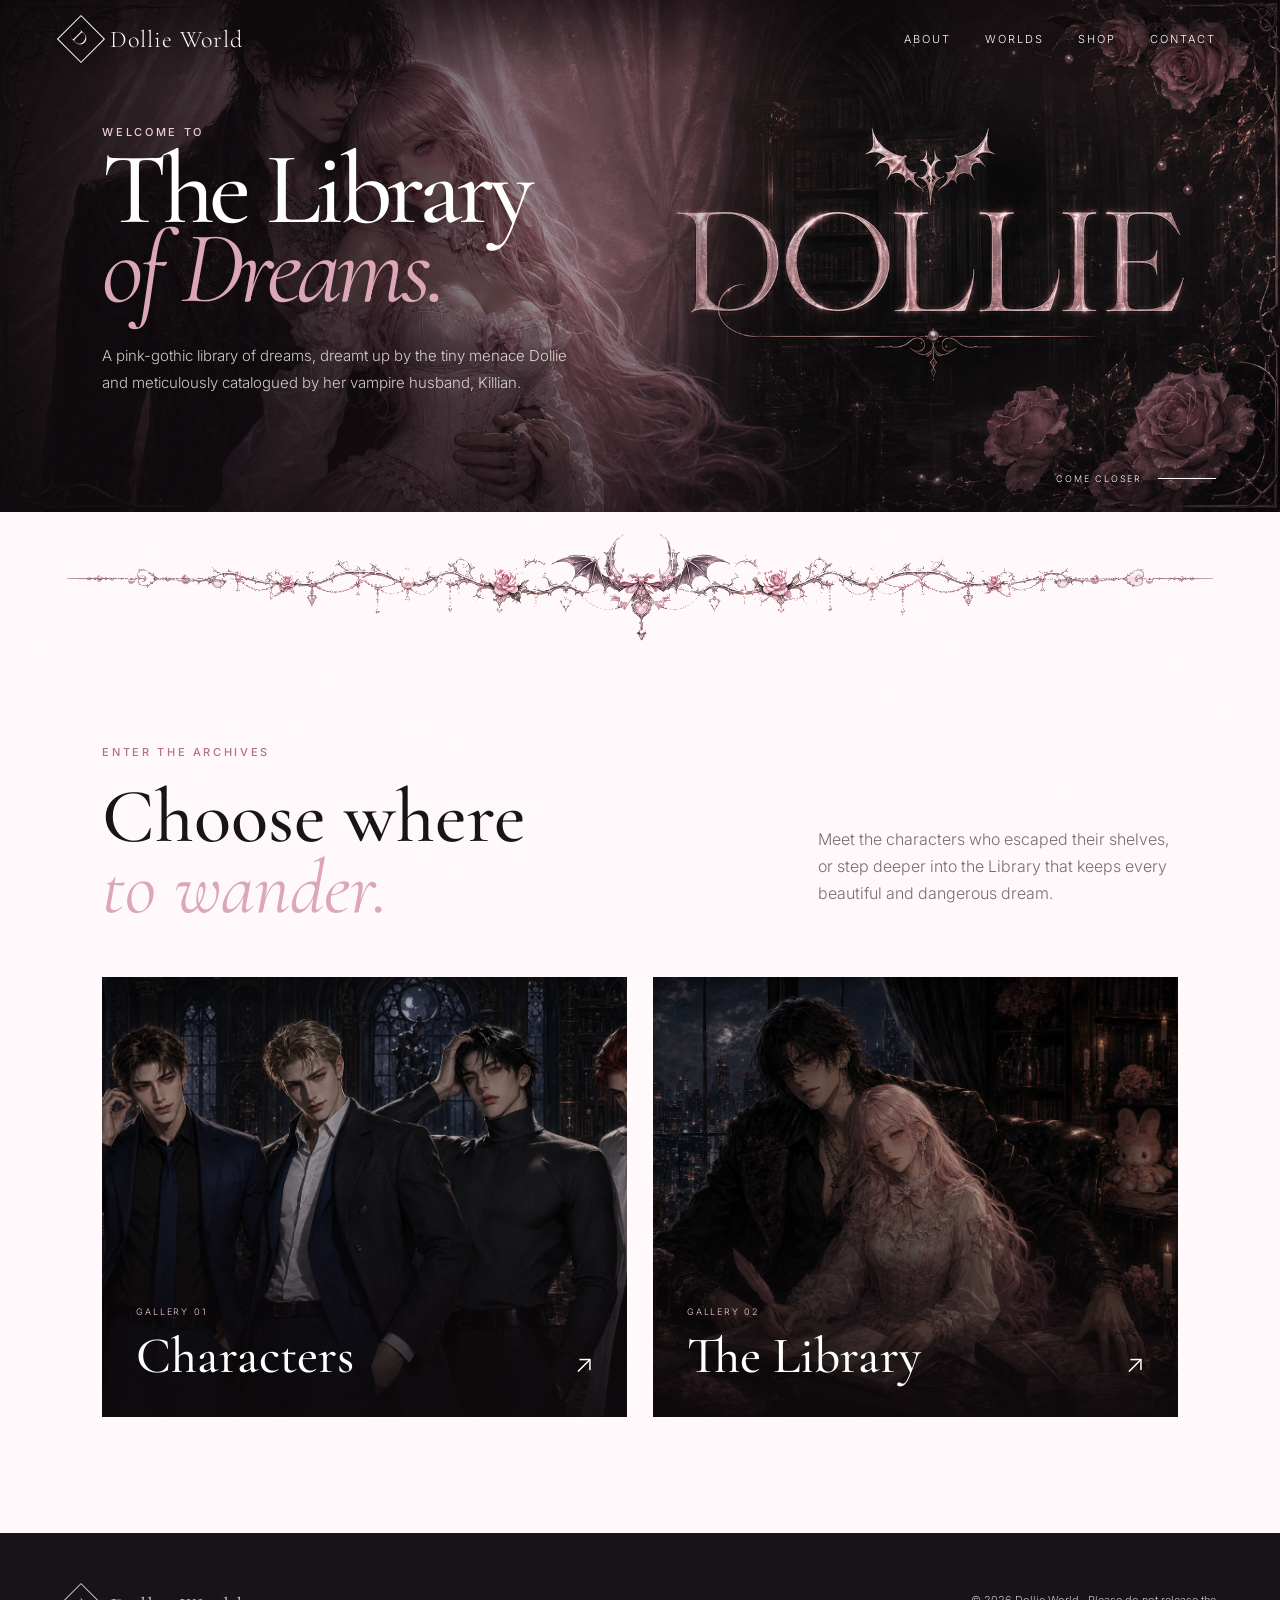
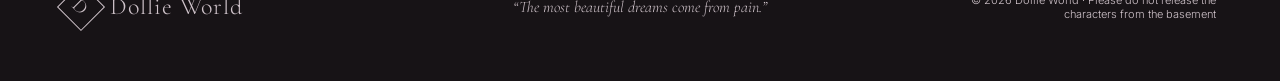
<file: index.html>
<!doctype html>
<html lang="en">
  <head>
    <meta charset="UTF-8" />
    <meta name="viewport" content="width=device-width, initial-scale=1" />
    <meta name="theme-color" content="#dca7b7" />
    <meta name="description" content="Dollie World — soft pink creations with a dark silver edge." />
    <title>Dollie World — The Library of Dreams</title>
    <link rel="preconnect" href="https://fonts.googleapis.com" />
    <link rel="preconnect" href="https://fonts.gstatic.com" crossorigin />
    <link href="https://fonts.googleapis.com/css2?family=Cormorant+Garamond:wght@400;500;600;700&family=Inter:wght@300;400;500;600&display=swap" rel="stylesheet" />
    <link rel="stylesheet" href="styles.css" />
    <style>
      /* Critical artwork framing kept inline so GitHub cannot serve an old cover rule. */
      @media (min-width: 761px) {
        .hero { height: calc(100vw * 793 / 1983) !important; min-height: 0 !important; max-height: none !important; }
        .hero-art { width: 100% !important; height: 100% !important; object-fit: contain !important; object-position: center !important; }
      }
      .divider { height: auto !important; object-fit: contain !important; }
      .hero-actions { display: none !important; }
    </style>
  </head>
  <body>
    <div class="noise" aria-hidden="true"></div>
    <header class="site-header" id="top">
      <a class="brand" href="#top" aria-label="Dollie World home">
        <span class="brand-mark">D</span><span>Dollie World</span>
      </a>
      <button class="menu-toggle" aria-expanded="false" aria-controls="site-nav"><span></span><span></span></button>
      <nav id="site-nav" aria-label="Main navigation">
        <a href="about.html">About</a><a href="worlds.html">Worlds</a><a href="shop.html">Shop</a><a href="contact.html">Contact</a>
      </nav>
    </header>

    <main>
      <section class="hero" aria-labelledby="hero-title">
        <img class="hero-art" src="assets/hero-dollie.png" alt="Dollie and Killian in a pink gothic library" />
        <div class="hero-shade"></div>
        <div class="hero-copy">
          <p class="eyebrow">Welcome to</p>
          <h1 id="hero-title">The Library<br /><em>of Dreams.</em></h1>
          <p class="hero-lede">A pink-gothic library of dreams, dreamt up by the tiny menace Dollie and meticulously catalogued by her vampire husband, Killian.</p>
        </div>
        <a class="scroll-cue" href="about.html"><span>Come closer</span><i></i></a>
      </section>

      <img class="divider" src="assets/divider-bat-bow.png" alt="" aria-hidden="true" />

      <section class="home-galleries section" aria-labelledby="gallery-heading">
        <div class="section-heading"><div><p class="section-kicker">Enter the archives</p><h2 id="gallery-heading">Choose where<br /><em>to wander.</em></h2></div><p>Meet the characters who escaped their shelves, or step deeper into the Library that keeps every beautiful and dangerous dream.</p></div>
        <div class="portal-grid">
          <a class="portal-card" href="characters.html"><img src="assets/covers/characters-gallery-cover.png" alt="Elias, Silas, Rhydian and Kairos in the character archive" /><span><small>Gallery 01</small><strong>Characters</strong><i>↗</i></span></a>
          <a class="portal-card" href="library.html"><img src="assets/covers/library-gallery-cover.png" alt="Dollie and Killian cataloguing dreams in their Library" /><span><small>Gallery 02</small><strong>The Library</strong><i>↗</i></span></a>
        </div>
      </section>
    </main>

    <footer><a class="brand" href="#top"><span class="brand-mark">D</span><span>Dollie World</span></a><p>“The most beautiful dreams come from pain.”</p><span>© <span id="year"></span> Dollie World · Please do not release the characters from the basement</span></footer>
    <script src="script.js"></script>
  </body>
</html>
</file>
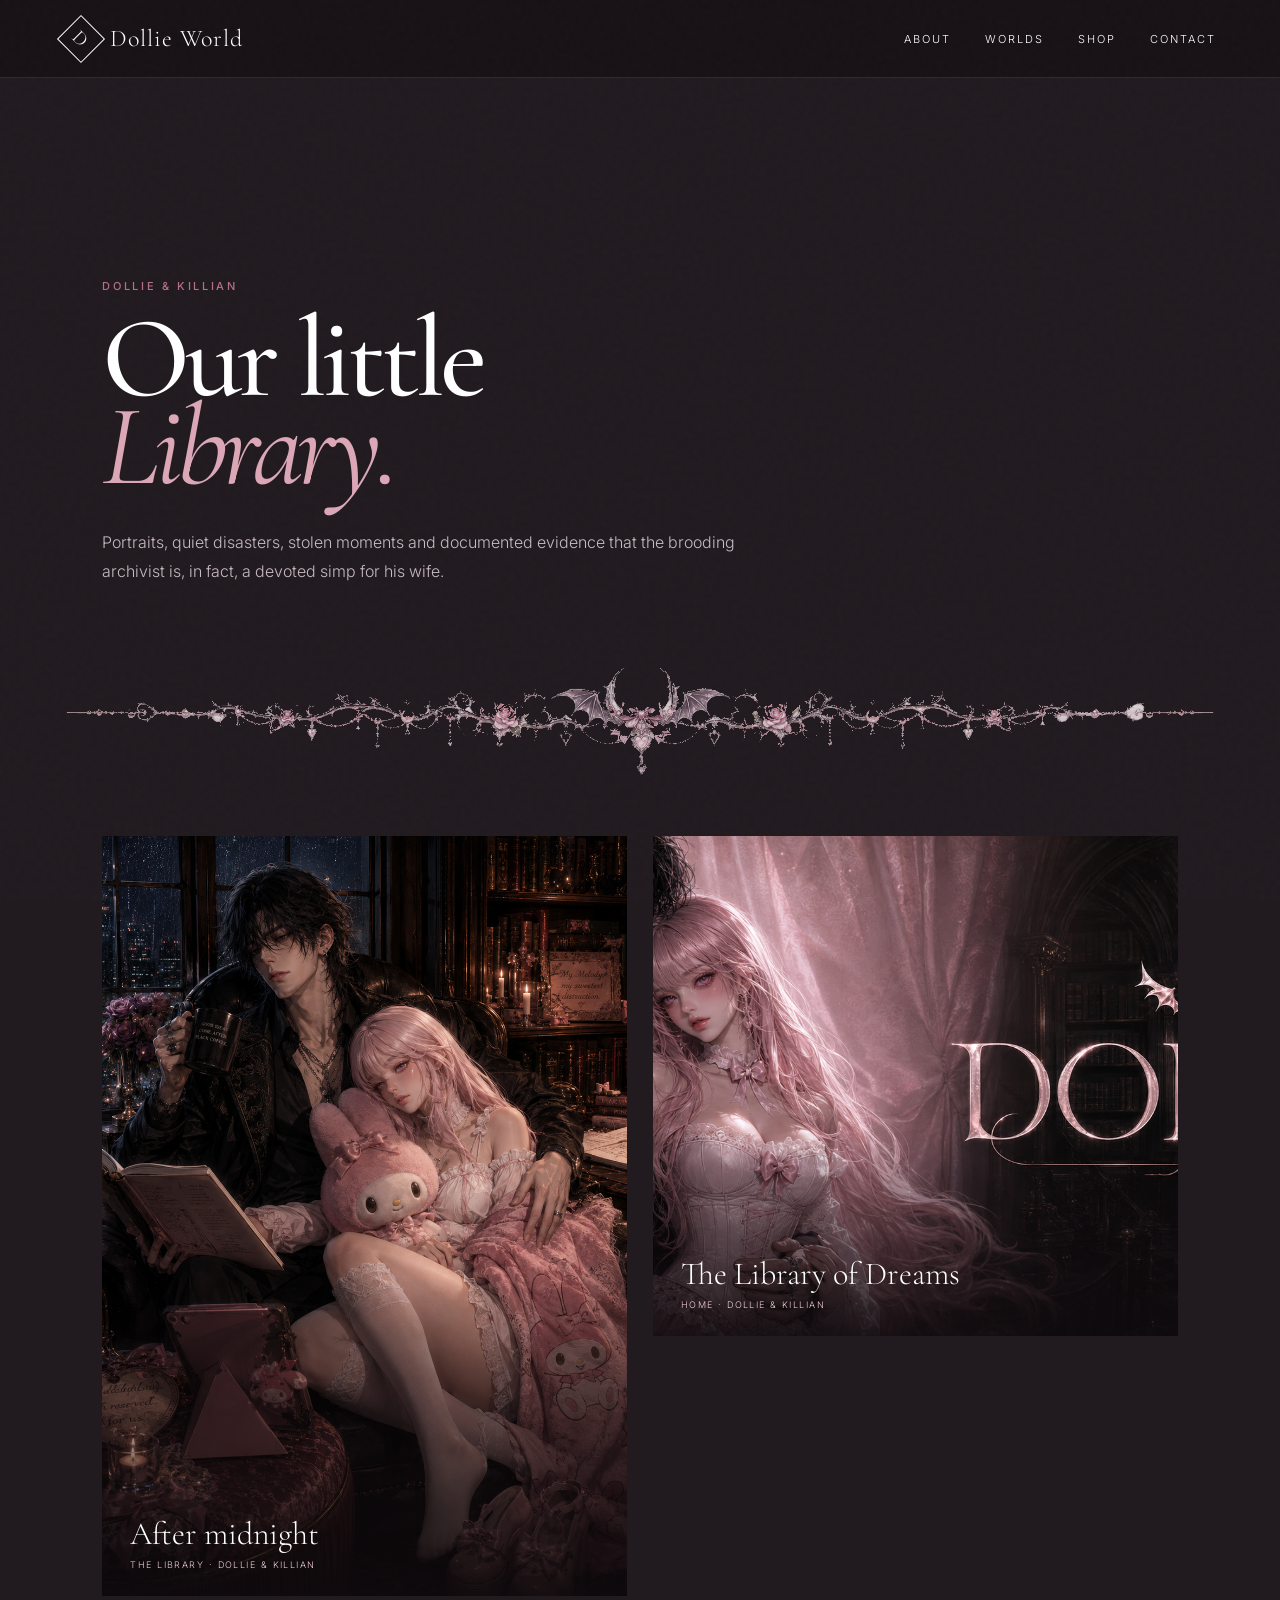
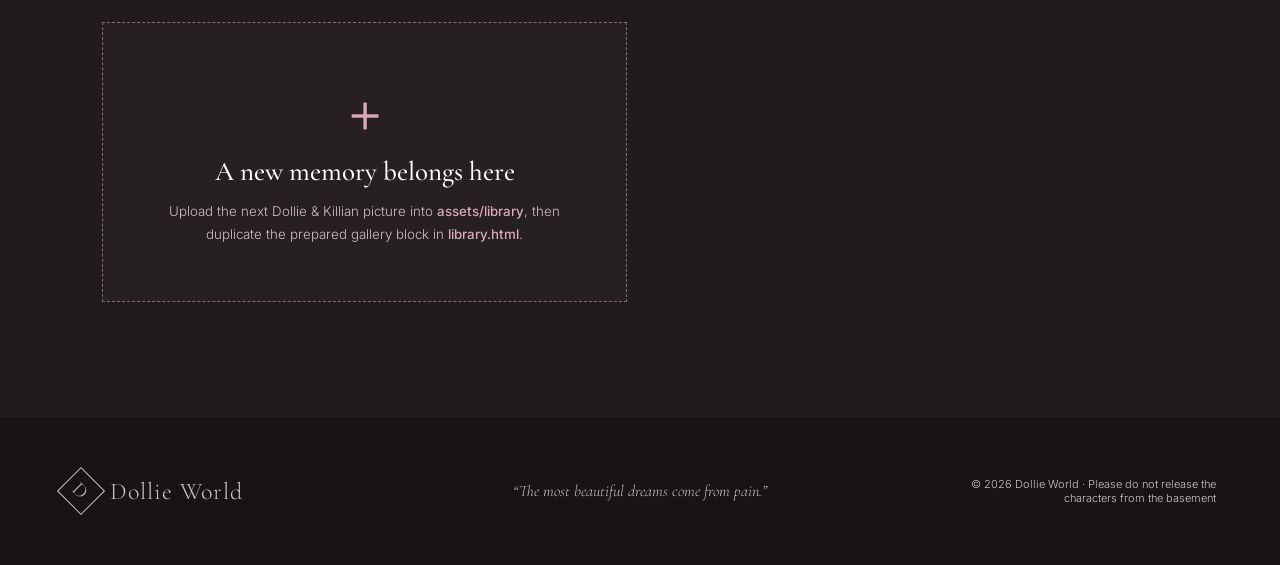
<file: library.html>
<!doctype html>
<html lang="en">
  <head>
    <meta charset="UTF-8" />
    <meta name="viewport" content="width=device-width,initial-scale=1" />
    <title>The Library — Dollie World</title>
    <link rel="preconnect" href="https://fonts.googleapis.com" />
    <link rel="preconnect" href="https://fonts.gstatic.com" crossorigin />
    <link href="https://fonts.googleapis.com/css2?family=Cormorant+Garamond:wght@400;500;600;700&family=Inter:wght@300;400;500;600&display=swap" rel="stylesheet" />
    <link rel="stylesheet" href="styles.css" />
  </head>
  <body class="inner-page library-page">
    <div class="noise"></div>
    <header class="site-header">
      <a class="brand" href="index.html"><span class="brand-mark">D</span><span>Dollie World</span></a>
      <button class="menu-toggle" aria-expanded="false" aria-controls="site-nav"><span></span><span></span></button>
      <nav id="site-nav"><a href="about.html">About</a><a href="worlds.html">Worlds</a><a href="shop.html">Shop</a><a href="contact.html">Contact</a></nav>
    </header>
    <main class="page-main">
      <section class="library-intro section"><p class="section-kicker">Dollie &amp; Killian</p><h1>Our little<br /><em>Library.</em></h1><p>Portraits, quiet disasters, stolen moments and documented evidence that the brooding archivist is, in fact, a devoted simp for his wife.</p></section>
      <img class="divider" src="assets/divider-bat-bow.png" alt="" />
      <section class="memory-gallery section" aria-label="Dollie and Killian gallery">
        <div class="memory-grid">
          <!-- TO ADD A PICTURE: duplicate a memory-card block, upload the image into assets/library, then change its src, alt and caption. -->
          <figure class="memory-card memory-tall"><img src="assets/library/dollie-killian-library-night.png" alt="Dollie resting with Killian in their candlelit gothic library" /><figcaption><span>After midnight</span><small>The Library · Dollie &amp; Killian</small></figcaption></figure>
          <figure class="memory-card memory-wide"><img src="assets/hero-dollie.png" alt="Dollie and Killian in the Library of Dreams" /><figcaption><span>The Library of Dreams</span><small>Home · Dollie &amp; Killian</small></figcaption></figure>
          <!-- Future picture example:
          <figure class="memory-card"><img src="assets/library/YOUR-IMAGE.png" alt="Describe Dollie and Killian here" /><figcaption><span>Your title</span><small>Your caption</small></figcaption></figure>
          -->
          <div class="memory-placeholder"><span>＋</span><strong>A new memory belongs here</strong><small>Upload the next Dollie &amp; Killian picture into <b>assets/library</b>, then duplicate the prepared gallery block in <b>library.html</b>.</small></div>
        </div>
      </section>
    </main>
    <footer><a class="brand" href="index.html"><span class="brand-mark">D</span><span>Dollie World</span></a><p>“The most beautiful dreams come from pain.”</p><span>© <span id="year"></span> Dollie World · Please do not release the characters from the basement</span></footer>
    <script src="script.js"></script>
  </body>
</html>
</file>
<file: styles.css>
:root{--pink-50:#fff9fb;--pink-100:#f9e8ed;--pink-200:#efced8;--pink-300:#dca7b7;--pink-500:#b66f86;--ink:#171316;--silver:#504a50;--line:rgba(80,74,80,.23);--serif:"Cormorant Garamond",Georgia,serif;--sans:Inter,Arial,sans-serif}
*{box-sizing:border-box}html{scroll-behavior:smooth}body{margin:0;background:var(--pink-50);color:var(--ink);font-family:var(--sans);font-weight:300}.noise{position:fixed;inset:0;pointer-events:none;z-index:20;opacity:.025;background-image:url("data:image/svg+xml,%3Csvg viewBox='0 0 180 180' xmlns='http://www.w3.org/2000/svg'%3E%3Cfilter id='n'%3E%3CfeTurbulence type='fractalNoise' baseFrequency='.9' numOctaves='3' stitchTiles='stitch'/%3E%3C/filter%3E%3Crect width='100%25' height='100%25' filter='url(%23n)' opacity='.7'/%3E%3C/svg%3E")}.site-header{position:fixed;top:0;left:0;right:0;height:78px;z-index:10;display:flex;align-items:center;justify-content:space-between;padding:0 clamp(24px,5vw,84px);color:white;transition:.35s;background:linear-gradient(to bottom,rgba(12,8,11,.62),transparent)}.site-header.scrolled{height:64px;background:rgba(24,18,22,.93);backdrop-filter:blur(18px);border-bottom:1px solid rgba(255,255,255,.1)}.brand{display:flex;align-items:center;gap:12px;color:inherit;text-decoration:none;font-family:var(--serif);font-size:24px;letter-spacing:.04em}.brand-mark{display:grid;place-items:center;width:34px;height:34px;border:1px solid currentColor;transform:rotate(45deg);font-size:20px}.brand-mark::first-letter{transform:rotate(-45deg)}.brand-mark{line-height:1}.brand-mark{font-family:var(--serif)}.site-header nav{display:flex;gap:34px}.site-header nav a{color:inherit;text-decoration:none;text-transform:uppercase;font-size:11px;letter-spacing:.18em;position:relative}.site-header nav a:after{content:"";position:absolute;left:0;right:100%;bottom:-7px;height:1px;background:var(--pink-200);transition:.3s}.site-header nav a:hover:after{right:0}.menu-toggle{display:none;background:none;border:0;color:white}.hero{height:min(900px,100svh);min-height:650px;position:relative;background:#171116;overflow:hidden;color:white}.hero-art{position:absolute;inset:0;width:100%;height:100%;object-fit:cover;object-position:center}.hero-shade{position:absolute;inset:0;background:linear-gradient(90deg,rgba(13,9,12,.92) 0%,rgba(22,13,18,.62) 32%,rgba(15,10,14,.05) 65%),linear-gradient(0deg,rgba(12,8,11,.45),transparent 45%)}.hero-copy{position:absolute;left:clamp(26px,8vw,138px);top:50%;transform:translateY(-45%);width:min(540px,42vw)}.eyebrow,.section-kicker{text-transform:uppercase;letter-spacing:.24em;font-size:11px;font-weight:500}.hero .eyebrow{color:var(--pink-200)}h1,h2,h3{font-family:var(--serif);font-weight:500;margin:0}h1{font-size:clamp(62px,8vw,126px);line-height:.77;letter-spacing:-.045em}h1 em,h2 em{font-weight:400;color:var(--pink-300)}.hero-lede{max-width:470px;line-height:1.8;font-size:15px;color:rgba(255,255,255,.78);margin:34px 0}.hero-actions{display:flex;gap:12px}.button{display:inline-block;padding:14px 22px;text-decoration:none;text-transform:uppercase;font-size:10px;letter-spacing:.16em;border:1px solid var(--pink-200);transition:.25s}.button.primary{color:#24171d;background:var(--pink-200)}.button.ghost{color:white;background:rgba(255,255,255,.03)}.button:hover{transform:translateY(-2px);box-shadow:0 10px 30px rgba(0,0,0,.16)}.scroll-cue{position:absolute;bottom:28px;right:clamp(24px,5vw,84px);display:flex;align-items:center;gap:16px;color:white;text-decoration:none;text-transform:uppercase;font-size:9px;letter-spacing:.2em}.scroll-cue i{width:58px;height:1px;background:white}.divider{display:block;width:min(1180px,90vw);height:120px;object-fit:cover;margin:28px auto -10px;mix-blend-mode:multiply}.section{padding:clamp(72px,9vw,140px) clamp(24px,8vw,138px)}.section-kicker{color:var(--pink-500);margin:0 0 22px}.about-grid{display:grid;grid-template-columns:1fr 1fr;gap:10vw}.about h2,.section-heading h2,.connect h2{font-size:clamp(48px,6vw,86px);line-height:.93}.about-copy{padding-top:12px;max-width:560px}.about-copy p{font-family:var(--serif);font-size:22px;line-height:1.55;margin:0 0 22px;color:#494047}.signature{display:flex;justify-content:center;align-items:center;gap:24px;margin-top:90px;color:var(--silver);font-family:var(--serif);font-style:italic}.signature:before,.signature:after{content:"";width:min(160px,14vw);height:1px;background:var(--line)}.signature b{color:var(--pink-500)}.worlds{background:#211b20;color:white}.section-heading{display:flex;align-items:end;justify-content:space-between;gap:40px;margin-bottom:54px}.section-heading>p{max-width:360px;line-height:1.7;color:#786d75}.worlds .section-heading>p{color:#b7abb2}.world-grid{border-top:1px solid rgba(255,255,255,.16)}.world-card{position:relative;display:grid;grid-template-columns:60px 1fr 50px;gap:30px;align-items:center;padding:34px 20px;border-bottom:1px solid rgba(255,255,255,.16);transition:.3s;overflow:hidden}.world-card:before{content:"";position:absolute;inset:0;transform:translateX(-101%);background:linear-gradient(90deg,rgba(220,167,183,.2),transparent);transition:.5s}.world-card:hover:before{transform:none}.card-number{font-family:var(--serif);font-size:18px;color:var(--pink-300)}.world-card p{text-transform:uppercase;letter-spacing:.2em;font-size:9px;color:var(--pink-300);margin:0 0 8px}.world-card h3{font-size:36px}.world-card div>span{display:block;color:#b7abb2;margin-top:7px;font-size:13px}.world-card button{position:relative;background:none;color:white;border:1px solid rgba(255,255,255,.35);border-radius:50%;width:42px;height:42px}.gallery{background:#f5e5ea}.gallery-grid{display:grid;gap:28px}.gallery figure{margin:0;position:relative;overflow:hidden;background:#291f25}.gallery img{display:block;width:100%;transition:transform .8s cubic-bezier(.2,.7,.2,1)}.gallery figure:hover img{transform:scale(1.025)}.gallery-main img{aspect-ratio:2.7/1;object-fit:cover}.gallery-wide img{aspect-ratio:3.25/1;object-fit:cover}.gallery figcaption{position:absolute;left:0;right:0;bottom:0;display:flex;justify-content:space-between;align-items:end;padding:38px;color:white;background:linear-gradient(transparent,rgba(15,10,13,.8))}.gallery figcaption span{font-family:var(--serif);font-size:30px}.gallery figcaption small{text-transform:uppercase;letter-spacing:.14em}.divider-heart{margin-top:0}.connect{text-align:center;max-width:1150px;margin:auto}.connect>p:not(.section-kicker){color:#685e64;margin:24px auto 58px}.socials{display:grid;grid-template-columns:repeat(4,1fr);border-top:1px solid var(--line);border-bottom:1px solid var(--line)}.socials a{display:flex;justify-content:space-between;padding:24px 22px;color:var(--ink);text-decoration:none;border-right:1px solid var(--line);font-family:var(--serif);font-size:21px}.socials a:last-child{border:0}.socials a:hover{background:var(--pink-100)}footer{background:#171316;color:#cfc3ca;padding:48px clamp(24px,5vw,84px);display:grid;grid-template-columns:1fr 2fr 1fr;align-items:center;gap:30px}footer p{text-align:center;font-family:var(--serif);font-style:italic}footer>span{text-align:right;font-size:11px}.reveal{opacity:0;transform:translateY(28px);transition:.8s}.reveal.visible{opacity:1;transform:none}
@media(max-width:760px){.site-header{height:66px}.site-header nav{position:absolute;top:66px;left:0;right:0;display:grid;gap:0;background:rgba(24,18,22,.98);padding:14px 24px 24px;transform:translateY(-140%);transition:.35s;z-index:-1}.site-header nav.open{transform:none}.site-header nav a{padding:15px 0;border-bottom:1px solid rgba(255,255,255,.1)}.menu-toggle{display:grid;gap:7px}.menu-toggle span{display:block;width:24px;height:1px;background:white}.hero-art{object-position:61% center}.hero-shade{background:linear-gradient(0deg,rgba(13,9,12,.92),rgba(13,9,12,.08) 75%)}.hero-copy{left:24px;right:24px;top:auto;bottom:82px;transform:none;width:auto}.hero-copy h1{font-size:60px}.hero-lede{font-size:13px;margin:22px 0}.scroll-cue{display:none}.divider{height:70px}.about-grid{grid-template-columns:1fr;gap:34px}.signature{margin-top:55px;gap:10px;font-size:12px}.section-heading{align-items:start;flex-direction:column;margin-bottom:34px}.world-card{grid-template-columns:35px 1fr 42px;gap:12px;padding:26px 0}.world-card h3{font-size:28px}.world-card div>span{font-size:11px}.gallery-main img,.gallery-wide img{aspect-ratio:1.15/1}.gallery figcaption{padding:24px;display:block}.gallery figcaption small{display:block;margin-top:6px}.socials{grid-template-columns:1fr 1fr}.socials a:nth-child(2){border-right:0}.socials a:nth-child(-n+2){border-bottom:1px solid var(--line)}footer{grid-template-columns:1fr;text-align:center}footer p,footer>span{text-align:center}.section{padding-left:24px;padding-right:24px}}
@media(prefers-reduced-motion:reduce){*{scroll-behavior:auto!important;transition:none!important}.reveal{opacity:1;transform:none}}

/* Keep the complete wide hero artwork visible at every viewport ratio. */
.hero::before{content:"";position:absolute;inset:-28px;background:url("assets/hero-dollie.png") center/cover no-repeat;filter:blur(22px) brightness(.42);transform:scale(1.04)}
.hero-art{object-fit:contain;object-position:center;z-index:1}
.hero-shade{z-index:2}
.hero-copy,.scroll-cue{z-index:3}
@media(max-width:760px){.hero-art{object-position:center}.hero::before{filter:blur(18px) brightness(.36)}}

/* Desktop hero follows the artwork's native banner ratio, so nothing is cropped. */
@media(min-width:761px){
  .hero{height:auto;min-height:0;aspect-ratio:1983/793}
  .hero-art{width:100%;height:100%;object-fit:contain}
}

/* The supplied dividers are now tightly cropped; let their native ratio set height. */
.divider{height:auto;object-fit:contain;margin:22px auto 0}

/* Final desktop framing: one complete, uncropped banner at its native ratio. */
@media(min-width:761px){
  .hero{height:calc(100vw * 793 / 1983)!important;min-height:0!important;max-height:none!important;aspect-ratio:auto!important}
  .hero::before{display:none}
  .hero-art{inset:0!important;width:100%!important;height:100%!important;object-fit:fill!important;object-position:center!important}
}

/* Approved Dollie World content layout. */
.hero-actions{flex-wrap:wrap}
.hero-actions .button{padding-left:18px;padding-right:18px}
.socials{grid-template-columns:repeat(2,1fr)}
.socials a:nth-child(2){border-right:0}
.connect>p:not(.section-kicker){margin:18px auto;max-width:760px;line-height:1.7}
.connect>.section-kicker:not(:first-child){margin-top:54px}

/* Separate-page layout. */
.inner-page{min-height:100vh;background:var(--pink-50)}
.inner-page .site-header{background:rgba(24,18,22,.96);backdrop-filter:blur(18px);border-bottom:1px solid rgba(255,255,255,.1)}
.inner-page .site-header nav a.active:after{right:0}
.page-main{min-height:calc(100vh - 142px);padding-top:100px}
.page-main.section{padding-top:clamp(140px,13vw,190px)}
.page-main>.divider:first-child{margin-top:20px}
.dark-page{background:#211b20}
.dark-page .page-main{padding-top:clamp(140px,13vw,190px)}
@media(max-width:760px){.page-main{padding-top:82px}.page-main.section,.dark-page .page-main{padding-top:112px}}

/* Cinematic inner-page heroes. */
.subhero{position:relative;height:clamp(460px,55vw,720px);overflow:hidden;background:#171116;color:white}.subhero>img{position:absolute;inset:0;width:100%;height:100%;object-fit:cover}.about-hero>img{object-position:center}.worlds-hero>img{object-position:center 46%}.subhero-shade{position:absolute;inset:0;background:linear-gradient(90deg,rgba(13,9,12,.9),rgba(22,13,18,.45) 48%,rgba(15,10,14,.14)),linear-gradient(0deg,rgba(12,8,11,.55),transparent 55%)}.subhero-copy{position:absolute;z-index:2;left:clamp(26px,8vw,138px);bottom:clamp(52px,8vw,110px);width:min(720px,70vw)}.subhero .eyebrow{color:var(--pink-200);margin-bottom:24px}.subhero h1{font-size:clamp(54px,7vw,104px);line-height:.83}.subhero-copy>p:last-child{max-width:590px;line-height:1.8;color:rgba(255,255,255,.8);margin-top:30px}.worlds-page{padding-top:78px;background:#211b20}.worlds-page>.worlds{padding-top:clamp(72px,9vw,140px)}

/* Home gallery entrances. */
.home-galleries{padding-top:clamp(64px,8vw,120px)}.portal-grid{display:grid;grid-template-columns:1fr 1fr;gap:26px}.portal-card{position:relative;display:block;min-height:440px;overflow:hidden;background:#211b20;color:white;text-decoration:none}.portal-card img{position:absolute;inset:0;width:100%;height:100%;object-fit:cover;filter:brightness(.72);transition:transform .8s cubic-bezier(.2,.7,.2,1),filter .5s}.portal-card:first-child img{object-position:32% center}.portal-card:hover img{transform:scale(1.035);filter:brightness(.86)}.portal-card:after{content:"";position:absolute;inset:0;background:linear-gradient(transparent 45%,rgba(15,10,13,.88))}.portal-card>span{position:absolute;z-index:2;left:34px;right:34px;bottom:30px;display:grid;grid-template-columns:1fr auto;align-items:end}.portal-card small{grid-column:1/-1;text-transform:uppercase;letter-spacing:.2em;color:var(--pink-200);font-size:9px;margin-bottom:8px}.portal-card strong{font-family:var(--serif);font-size:clamp(38px,4vw,58px);font-weight:500}.portal-card i{font-style:normal;font-size:25px;padding-bottom:9px}
@media(max-width:760px){.subhero{height:560px}.subhero-copy{left:24px;right:24px;bottom:46px;width:auto}.subhero h1{font-size:52px}.worlds-page{padding-top:66px}.portal-grid{grid-template-columns:1fr}.portal-card{min-height:390px}}

/* Character archive and Hunt hierarchy. */
.character-page,.hunt-page{background:#211b20;color:white}.archive-heading{padding-top:clamp(145px,14vw,210px);padding-bottom:65px}.archive-heading h1{font-size:clamp(62px,9vw,128px);line-height:.78}.archive-heading>p:last-child{max-width:650px;color:#c7bac1;line-height:1.8;margin-top:36px}.character-page>.page-main>.divider{mix-blend-mode:screen;opacity:.8}.character-filters{display:flex;flex-wrap:wrap;gap:10px;margin-bottom:44px}.character-filters button{border:1px solid rgba(239,206,216,.38);background:transparent;color:#e8dce2;padding:13px 20px;text-transform:uppercase;letter-spacing:.16em;font-size:9px;cursor:pointer}.character-filters button.active,.character-filters button:hover{background:var(--pink-200);color:#24171d}.character-grid{display:grid;grid-template-columns:repeat(2,minmax(0,1fr));gap:30px}.character-card{background:#171316;border:1px solid rgba(255,255,255,.1)}.character-card[hidden]{display:none}.character-image{height:650px;background:#0e0d10;overflow:hidden}.character-image img{width:100%;height:100%;object-fit:contain;display:block}.character-info{padding:28px}.character-info>p{text-transform:uppercase;letter-spacing:.18em;color:var(--pink-300);font-size:9px;margin:0 0 8px}.character-info h2{font-size:42px}.character-info>span{display:block;color:#bfb1b9;line-height:1.7;margin:14px 0 24px}.character-links{display:flex;flex-wrap:wrap;gap:10px}.character-links a{color:white;border:1px solid rgba(239,206,216,.32);padding:11px 14px;text-decoration:none;text-transform:uppercase;letter-spacing:.13em;font-size:8px}.character-links a:hover{background:var(--pink-200);color:#24171d}.world-card:first-child{cursor:pointer}.hunt-hero{min-height:700px;padding:160px clamp(24px,8vw,138px) 90px;display:flex;align-items:end;background:linear-gradient(90deg,rgba(13,9,12,.94),rgba(13,9,12,.25)),url('assets/gallery-library.png') center/cover;color:white}.hunt-hero>div{max-width:830px}.hunt-hero h1{font-size:clamp(58px,8vw,116px);line-height:.8}.hunt-hero .eyebrow{color:var(--pink-200)}.hunt-hero p:last-child{max-width:620px;line-height:1.8;color:#d0c4ca;margin-top:30px}.houses{background:#f8edf1;color:var(--ink)}.house-grid{display:grid;grid-template-columns:repeat(2,1fr);gap:1px;background:var(--line);border:1px solid var(--line)}.house-grid a{min-height:250px;padding:34px;background:#f8edf1;color:var(--ink);text-decoration:none;display:flex;flex-direction:column;justify-content:end;transition:.3s}.house-grid a:hover{background:var(--pink-200)}.house-grid small{text-transform:uppercase;letter-spacing:.18em;color:var(--pink-500)}.house-grid strong{font-family:var(--serif);font-size:48px;font-weight:500;margin:8px 0}.house-grid span{color:var(--silver)}@media(max-width:760px){.archive-heading{padding-top:120px}.character-grid,.house-grid{grid-template-columns:1fr}.character-image{height:540px}.hunt-hero{min-height:620px;padding-top:120px}}

/* Individual House records. */
.house-page{background:#211b20;color:white}.house-heading{padding-top:clamp(145px,14vw,210px);padding-bottom:80px;background:radial-gradient(circle at 80% 20%,rgba(220,167,183,.12),transparent 36%)}.breadcrumbs{display:flex;flex-wrap:wrap;gap:10px;align-items:center;margin-bottom:60px;text-transform:uppercase;letter-spacing:.13em;font-size:9px;color:#9f929a}.breadcrumbs a{color:var(--pink-300);text-decoration:none}.breadcrumbs strong{color:white}.house-heading h1{font-size:clamp(70px,10vw,142px);line-height:.72}.house-heading>p:last-child{max-width:700px;color:#c7bac1;line-height:1.8;margin-top:40px}.house-characters{background:#f7ebef;color:var(--ink)}.house-character{display:grid;grid-template-columns:minmax(320px,.8fr) 1fr;gap:clamp(36px,7vw,100px);align-items:center}.house-character>div{height:760px;background:#171316}.house-character img{display:block;width:100%;height:100%;object-fit:contain}.house-character>section>p{text-transform:uppercase;letter-spacing:.18em;color:var(--pink-500);font-size:9px}.house-character h2{font-size:clamp(50px,6vw,84px)}.house-character>section>span:not(.record-pending){display:block;font-family:var(--serif);font-size:23px;line-height:1.55;color:#50464c;margin:24px 0 32px}.house-character a,.record-pending{display:inline-block;border:1px solid var(--line);padding:14px 18px;color:var(--ink);text-decoration:none;text-transform:uppercase;letter-spacing:.14em;font-size:9px}.house-character a:hover{background:var(--pink-200)}.record-pending{color:#887a82}@media(max-width:760px){.house-heading{padding-top:120px}.breadcrumbs{margin-bottom:42px}.house-character{grid-template-columns:1fr}.house-character>div{height:580px}}

/* Dollie and Killian picture Library. */
.library-page{background:#211b20;color:white}.library-intro{padding-top:clamp(140px,14vw,210px);padding-bottom:60px}.library-intro h1{font-size:clamp(62px,9vw,132px);line-height:.76}.library-intro>p:last-child{max-width:650px;color:#c8bbc2;line-height:1.8;margin:38px 0 0}.library-page>.page-main>.divider{mix-blend-mode:screen;opacity:.82}.memory-gallery{padding-top:60px}.memory-grid{display:grid;grid-template-columns:repeat(2,minmax(0,1fr));gap:26px;align-items:start}.memory-card{position:relative;margin:0;min-height:520px;overflow:hidden;background:#171316}.memory-card img{display:block;width:100%;height:100%;position:absolute;inset:0;object-fit:cover;transition:transform .8s cubic-bezier(.2,.7,.2,1)}.memory-card:hover img{transform:scale(1.025)}.memory-card:after{content:"";position:absolute;inset:0;background:linear-gradient(transparent 58%,rgba(15,10,13,.9))}.memory-card figcaption{position:absolute;z-index:2;left:28px;right:28px;bottom:26px}.memory-card figcaption span{display:block;font-family:var(--serif);font-size:32px}.memory-card figcaption small{display:block;margin-top:6px;text-transform:uppercase;letter-spacing:.16em;color:var(--pink-200);font-size:9px}.memory-tall{min-height:760px}.memory-wide{min-height:500px}.memory-wide img{object-position:center}.memory-placeholder{min-height:280px;border:1px dashed rgba(220,167,183,.55);display:flex;flex-direction:column;align-items:center;justify-content:center;text-align:center;padding:44px;color:#cbbdc5;background:rgba(255,255,255,.025)}.memory-placeholder>span{font-family:var(--serif);font-size:52px;color:var(--pink-300)}.memory-placeholder strong{font-family:var(--serif);font-size:27px;font-weight:500;color:white;margin:6px 0 12px}.memory-placeholder small{max-width:420px;line-height:1.7}.memory-placeholder b{color:var(--pink-300);font-weight:500}@media(max-width:760px){.library-intro{padding-top:115px}.memory-grid{grid-template-columns:1fr}.memory-card,.memory-tall,.memory-wide{min-height:520px}}

/* Mobile composition: treat the hero and archive entrances as deliberate covers. */
@media(max-width:760px){
  body{overflow-x:hidden}
  .site-header{padding:0 20px}
  .brand{gap:10px;font-size:21px}
  .brand-mark{width:31px;height:31px;font-size:18px}

  .hero{height:100svh;min-height:680px;max-height:860px;background:#120d11}
  .hero::before{inset:0;background:url("assets/hero-dollie.png") 36% center/cover no-repeat;filter:blur(16px) brightness(.28);transform:scale(1.08)}
  .hero-art{inset:0;width:100%;height:100%;object-fit:cover;object-position:36% center;filter:brightness(.74)}
  .hero-shade{background:linear-gradient(180deg,rgba(13,9,12,.18) 0%,rgba(13,9,12,.08) 28%,rgba(13,9,12,.76) 59%,rgba(13,9,12,.98) 100%),linear-gradient(90deg,rgba(13,9,12,.42),transparent 72%)}
  .hero-copy{left:24px;right:24px;bottom:44px;top:auto;transform:none;width:auto}
  .hero .eyebrow{margin:0 0 13px;font-size:9px}
  .hero-copy h1{font-size:clamp(52px,16vw,68px);line-height:.78}
  .hero-lede{font-size:13px;line-height:1.75;margin:25px 0 0;max-width:34em}

  .divider{width:94vw;margin:16px auto 0}
  .section{padding-top:64px;padding-bottom:68px}
  .home-galleries{padding-top:48px}
  .section-heading{gap:16px;margin-bottom:30px}
  .section-heading h2{font-size:48px}
  .section-heading>p{font-size:13px;line-height:1.65;margin:0}

  .portal-grid{gap:18px}
  .portal-card{min-height:0;aspect-ratio:16/10}
  .portal-card:first-child img,.portal-card img{object-position:center}
  .portal-card>span{left:22px;right:22px;bottom:18px}
  .portal-card strong{font-size:38px;line-height:.9}
  .portal-card i{padding-bottom:2px}

  .subhero{height:min(680px,82svh)}
  .subhero-copy{bottom:38px}
  .subhero h1{font-size:50px}
  .subhero-copy>p:last-child{font-size:13px;line-height:1.65;margin-top:22px}

  .archive-heading,.library-intro,.house-heading{padding-top:112px;padding-bottom:52px}
  .archive-heading h1,.library-intro h1{font-size:58px}
  .archive-heading>p:last-child,.library-intro>p:last-child{font-size:13px;margin-top:26px}
  .character-filters{gap:7px;margin-bottom:28px}
  .character-filters button{padding:11px 13px}
  .character-image{height:auto;aspect-ratio:3/4}
  .character-info{padding:22px}
  .character-info h2{font-size:36px}
  .character-info>span{font-size:13px}
  .memory-gallery{padding-top:42px}
  .memory-card,.memory-tall,.memory-wide{min-height:0;aspect-ratio:4/5}
  .memory-wide{aspect-ratio:4/3}
  .memory-placeholder{min-height:230px;padding:30px 22px}
  .house-character>div{height:auto;aspect-ratio:3/4}
  footer{padding:38px 24px}
}

@media(max-width:380px){
  .brand{font-size:19px}
  .hero-copy h1{font-size:50px}
  .hero-lede{font-size:12px}
  .portal-card strong{font-size:34px}
}
</file>
